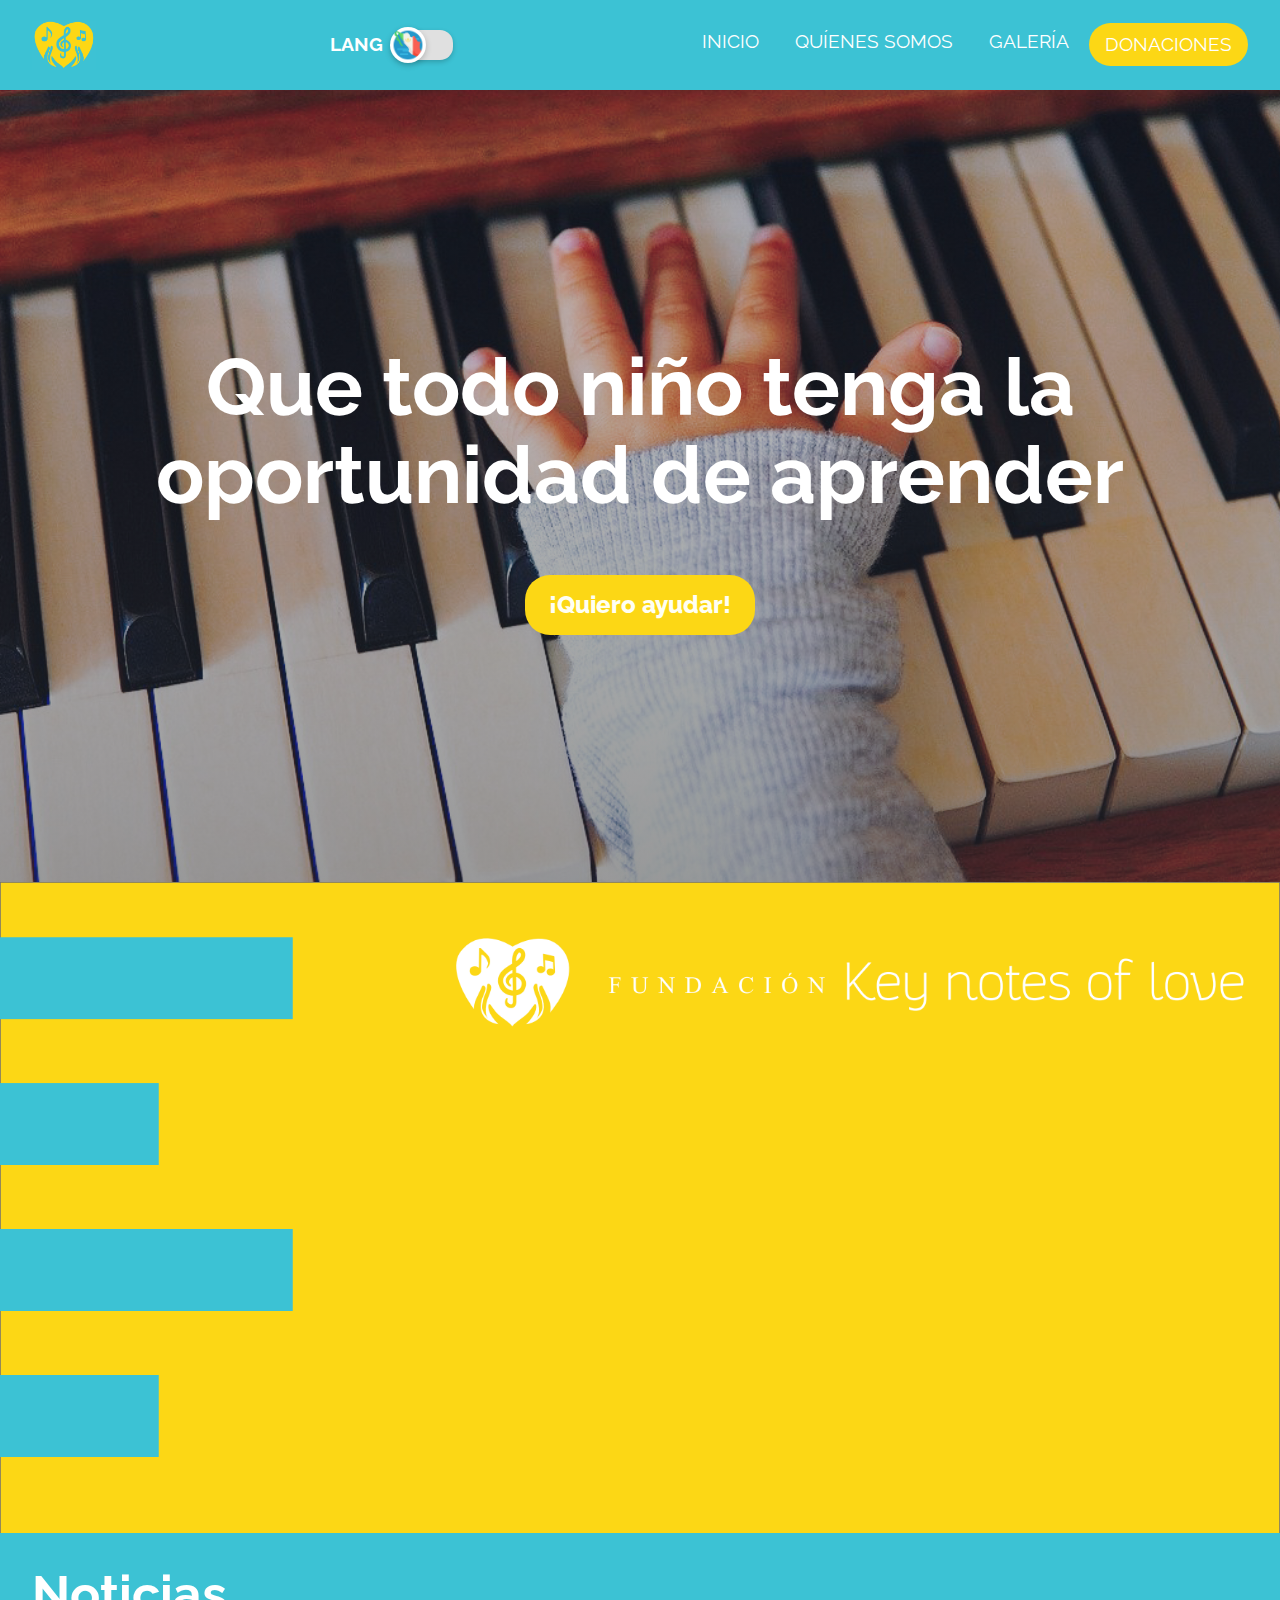
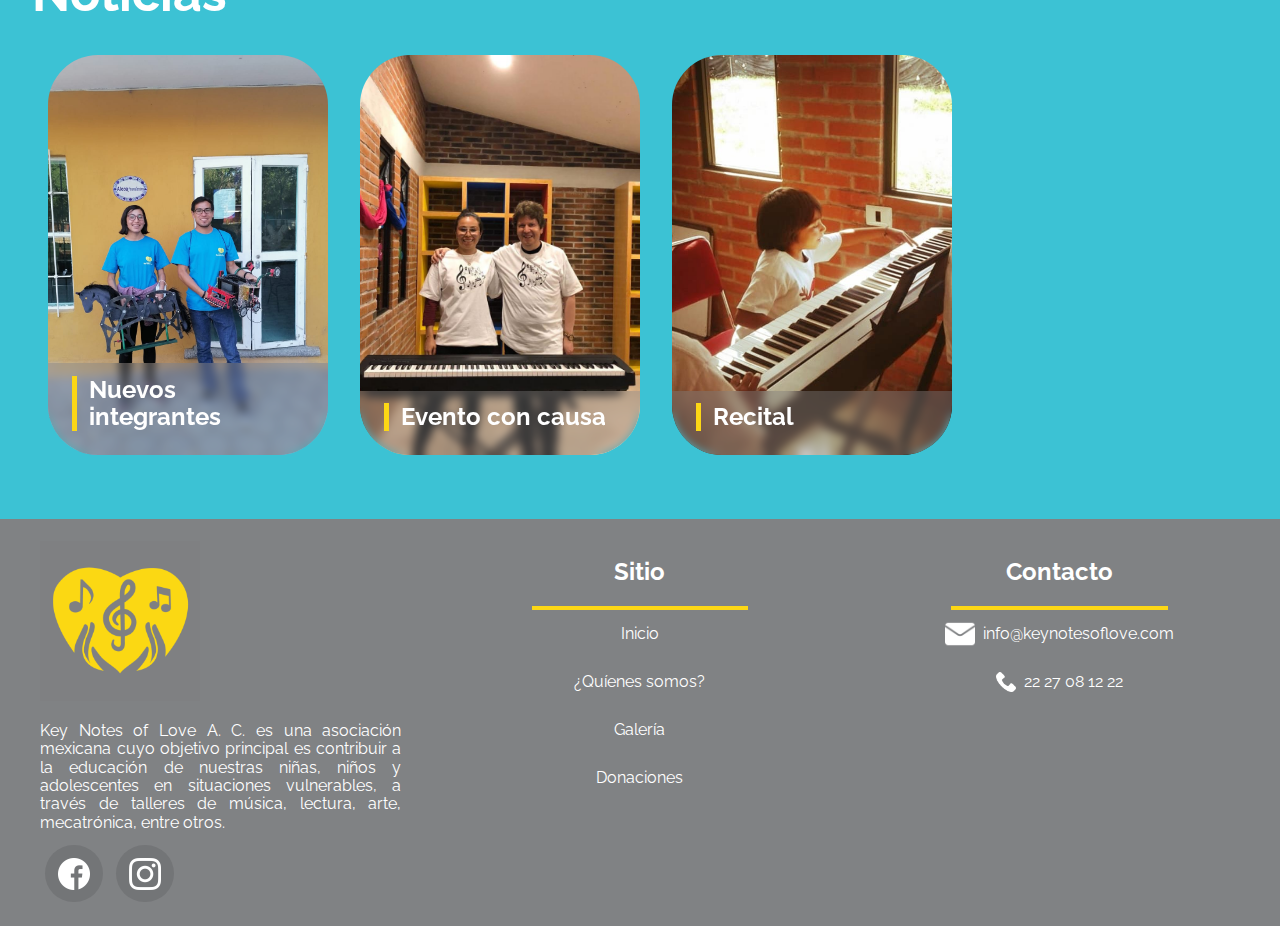
<file: index.html>
<!DOCTYPE html>
<html lang="es">
<head>
    <meta charset="UTF-8">
    <meta http-equiv="X-UA-Compatible" content="IE=edge">
    <meta name="viewport" content="width=device-width, initial-scale=1.0">
    <title>Keynotes of Love</title>
    <link rel="shortcut icon" href="icon/logo.png">
    <link rel="preconnect" href="https://fonts.gstatic.com">
    <link href="https://fonts.googleapis.com/css2?family=Raleway:wght@200;400;500;600;800&display=swap" rel="stylesheet">
    <link rel="stylesheet" href="css/normalize.css">
    <link rel="stylesheet" href="css/style.css">
</head>
<body>

    <header class="main-menu"> 
        <div class="main-menu__container">
            <a class="main-menu__alogo" href="#"><img class="main-menu__logo" src="img/logoAzul.PNG" alt=""></a>
            <div class="toggle-container">
                <h3>LANG</h3>
                <input type="checkbox" id="en" class="toggle translate">
            </div>
            <span class="main-menu__icon"><img id="main-menu__icon" src="icon/menuIcon.png" alt="menu"></span>
            <nav class="main-menu__nav">
                <ul>
                    <li><a class="main-menu__link lang" key="inicio-menu" href="#">INICIO</a></li>
                    <li><a class="main-menu__link lang" key="nosotros-menu" href="nosotros.html">QUÍENES SOMOS</a></li>
                    <li><a class="main-menu__link lang" key="galeria-menu" href="galeria.html">GALERÍA</a></li>
                    <li><a class="main-menu__link1 lang " id="main-menu__link--active" key="main-menu__link--active" href="donaciones.html">DONACIONES</a></li>
                </ul>
            </nav>
        </div>
    </header>
    
    <div class="banner">
        <div class="banner__container">
            <h1 class="banner__title lang" key="banner__titulo">Que todo niño tenga la <br> oportunidad de aprender</h1>
            <a class="banner__button lang" key="banner__button" href="donaciones.html">¡Quiero ayudar!</a>
        </div>
    </div>

    <!---->
    <div class="imagen">
        <div class="imagen__container">
            <img src="img/logoLetras.png" alt="">
            <div class="video__container"><iframe src="https://www.youtube.com/embed/VjtMb_EnnC8" title="YouTube video player" frameborder="0" allow="accelerometer; autoplay; clipboard-write; encrypted-media; gyroscope; picture-in-picture" allowfullscreen></iframe></div>
        </div>
    </div>

    
    <div class="noticias">
        <h1 class="keynotes__title lang" key="tituloNoticias">Noticias</h1>
        <div class="noticias__container">
            <!--================ INICIO Noticia 1 ================-->
            <!--Previsualización-->
            <div class="noticia">
                <img src="img/noticia1.jpg" alt="">
                <div>
                    <figcaption>
                        <h2 class="keynotes__subtitle lang" key="tituloNoticia1">Nuevos integrantes</h2>
                        <p class="lang" key="textoNoticia1">Estamos muy contentos de que más personas  que persiguen el mismo interés de la fundación.</p>
                    </figcaption>
                </div>
            </div>
            <!--Texto completo noticia-->
            <div class="modal modal-noticia1" id="modal-noticia1">
                
                <div class="modal__container">
                    <header>
                        <h2 class="lang" key="tituloNoticia1">Nuevos integrantes</h2>
                        <img class="modal__close" src="icon/close.png" alt="">
                    </header>
                    <div class="modal__text">
                        <p class="lang" key="noticiaCompleta1">Estamos muy contentos de que más personas  que persiguen el mismo interés de la fundación, se unan a nuestro proyecto. <br> Betsi e Ivan son dos jóvenes apasionados que buscan dejar una huella a través de Key Notes que impacten a muchos  niños y jóvenes en nuestra sociedad.</p>
                    </div>
                </div>
            </div>
            <!--================ FIN Noticia 1 ================-->

            <!--================ INICIO Noticia 2 ================-->
            <!--Previsualización-->
            <div class="noticia">
                <img src="img/noticia2.jpeg" alt="">
                <div>
                    <figcaption>
                        <h2 class="keynotes__subtitle lang" key="tituloNoticia2">Evento con causa</h2>
                        <p class="lang" key="textoNoticia2">Estamos muy emocionados de compartir con ustedes nuestro primer evento con causa</p>
                    </figcaption>
                </div>
            </div>
            <!--Texto completo noticia-->
            <div class="modal modal-noticia2" id="modal-noticia2">
                
                <div class="modal__container">
                    <header>
                        <h2 class="lang" key="tituloNoticia2">Evento con causa</h2>
                        <img class="modal__close" src="icon/close.png" alt="">
                    </header>
                    <div class="modal__text">
                        <p class="lang" key="noticiaCompleta2">Estamos muy emocionados de compartir con ustedes nuestro primer evento con causa, en el que tendremos la oportunidad de escuchar a un gran artista como lo es Omar Granados, con el fin de recaudar fondos para poder seguir impartiendo talleres en más instituciones.</p>
                    </div>
                </div>
            </div>
            <!--================ FIN Noticia 2 ================-->

            <!--================ INICIO Noticia 3 ================-->
            <!--Previsualización-->
            <div class="noticia">
                <img src="img/noticia3.jpeg" alt="">
                <div>
                    <figcaption>
                         <!--Cambiar titulo de notica y texto en previsualización-->
                         <h2 class="lang" key="tituloNoticia3">Recital</h2>
                        <p class="lang" key="textoNoticia3">Tenemos nuestro recital de navidad con las pequeñas de IPODERAC Atlixco</p>
                    </figcaption>
                </div>
            </div>
            <!--Texto completo noticia-->
            <div class="modal modal-noticia2" id="modal-noticia3">     
                <div class="modal__container">
                    <header>
                        <h2 class="lang" key="tituloNoticia3">Recital</h2>
                        <img class="modal__close" src="icon/close.png" alt="">
                    </header>
                    <div class="modal__text">
                        <p class="lang" key="noticiaCompleta3">Como cada año desde el inicio de nuestro proyecto, tenemos nuestro recital de navidad con las pequeñas de IPODERAC Atlixco, lo cual nos tiene muy emocionados, ya que las niñas se han seguido preparando para desarrollar más sus habilidades en el piano.</p>
                    </div>
                </div>
            </div>
            <!--================ FIN Noticia 3 ================-->

            <!--================ INICIO Noticia 4 ================-->
            
            <!--================ FIN Noticia 4 ================-->
        </div>
    </div>

    <footer class="footer">
        <div class="footer__content">
            <div class="footer__box">
                <a class="footer__alogo" href=""><img class="footer__logo" src="icon/logo.png" alt=""></a>
                <div class="footer__box-content">
                    <p class="footer__text lang" key="textoFooter">Key Notes of Love A. C. es una asociación mexicana cuyo objetivo principal es contribuir a la educación de nuestras niñas, niños y adolescentes en situaciones vulnerables, a través de talleres de música, lectura, arte, mecatrónica, entre otros.</p>
                    <div class="footer__social">
                        <a class="footer__icon-back face" href="https://www.facebook.com/keynotesoflove"><img class="footer__icon" src="icon/facebook.png" alt=""></a>
                        <a class="footer__icon-back insta" href="https://www.instagram.com/keynotesoflove/"><img class="footer__icon" src="icon/instagram.png" alt=""></a>
                    </div>
                </div>
            </div>

            <div class="footer__box">
                <h2 class="footer__box-title lang" key="tituloLinksFooter">Sitio</h2>
                <div class="footer__line"></div>
                <div class="footer__box-content">
                    <a href="index.html" class="footer__box-link lang" key="inicioFooter">Inicio</a>    
                    <a href="nosotros.html" class="footer__box-link lang" key="nosotrosFooter">¿Quíenes somos?</a>
                    <a href="galeria.html" class="footer__box-link lang" key="galeriaFooter">Galería</a>
                    <a href="donaciones.html" class="footer__box-link lang" key="donacionesFooter">Donaciones</a>
                </div>
            </div>

            <div class="footer__box" id="contact">
                <h2 class="footer__box-title lang" key="tituloContacto">Contacto</h2>
                <div class="footer__line"></div>
                <div class="footer__box-content">
                    <div class="footer__contact">
                        <img class="icon__mail" src="icon/email.png" alt="">
                        <p class="footer__contact-info">info@keynotesoflove.com</p>
                    </div>
                    <div class="footer__contact">
                        <img class="icon__phone" src="icon/phone.png" alt="">
                        <p class="footer__contact-info">22 27 08 12 22</p>
                    </div>
                </div>
            </div>
        </div>
        
        
    </footer>

    <script src="js/script.js"></script>
    <script src="js/jquery-3.6.0.min.js"></script>
    <script src="js/language.js"></script>
    <script src="js/noticias.js"></script>
</body>
</html>
</file>
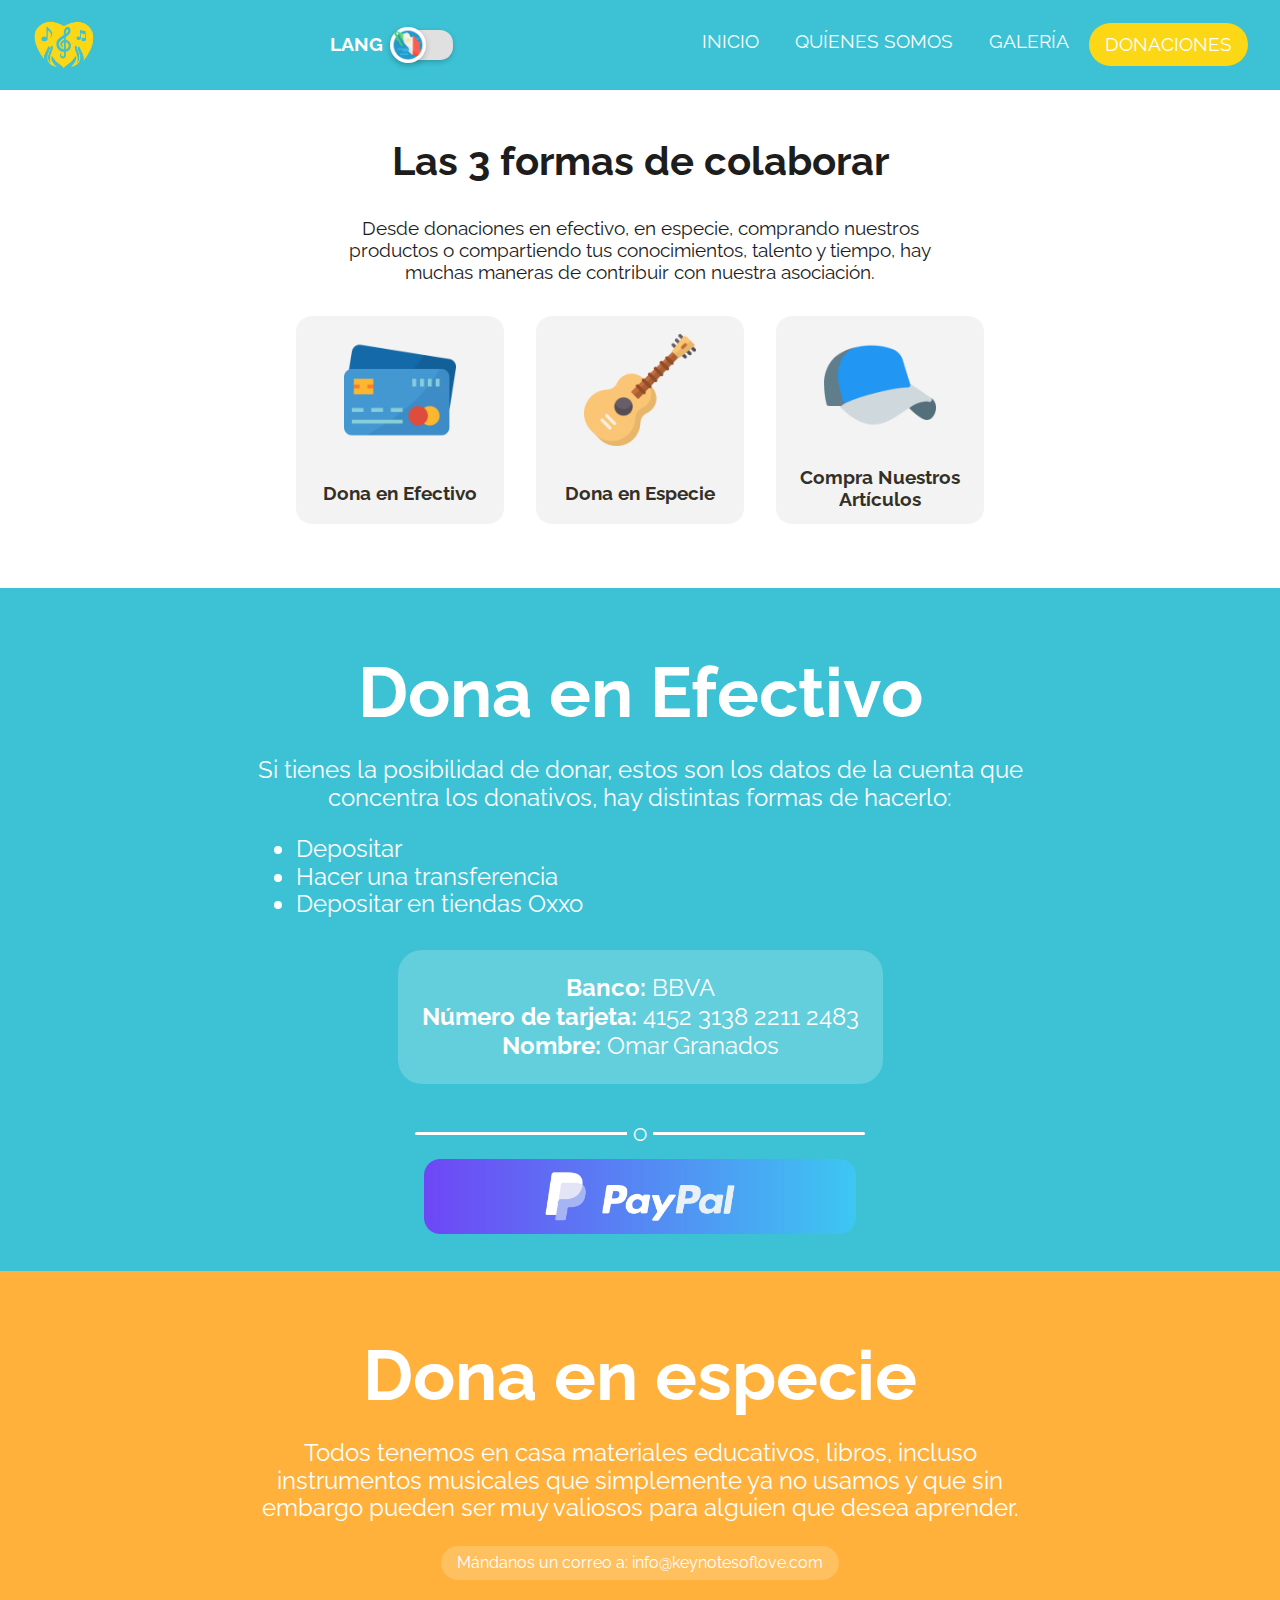
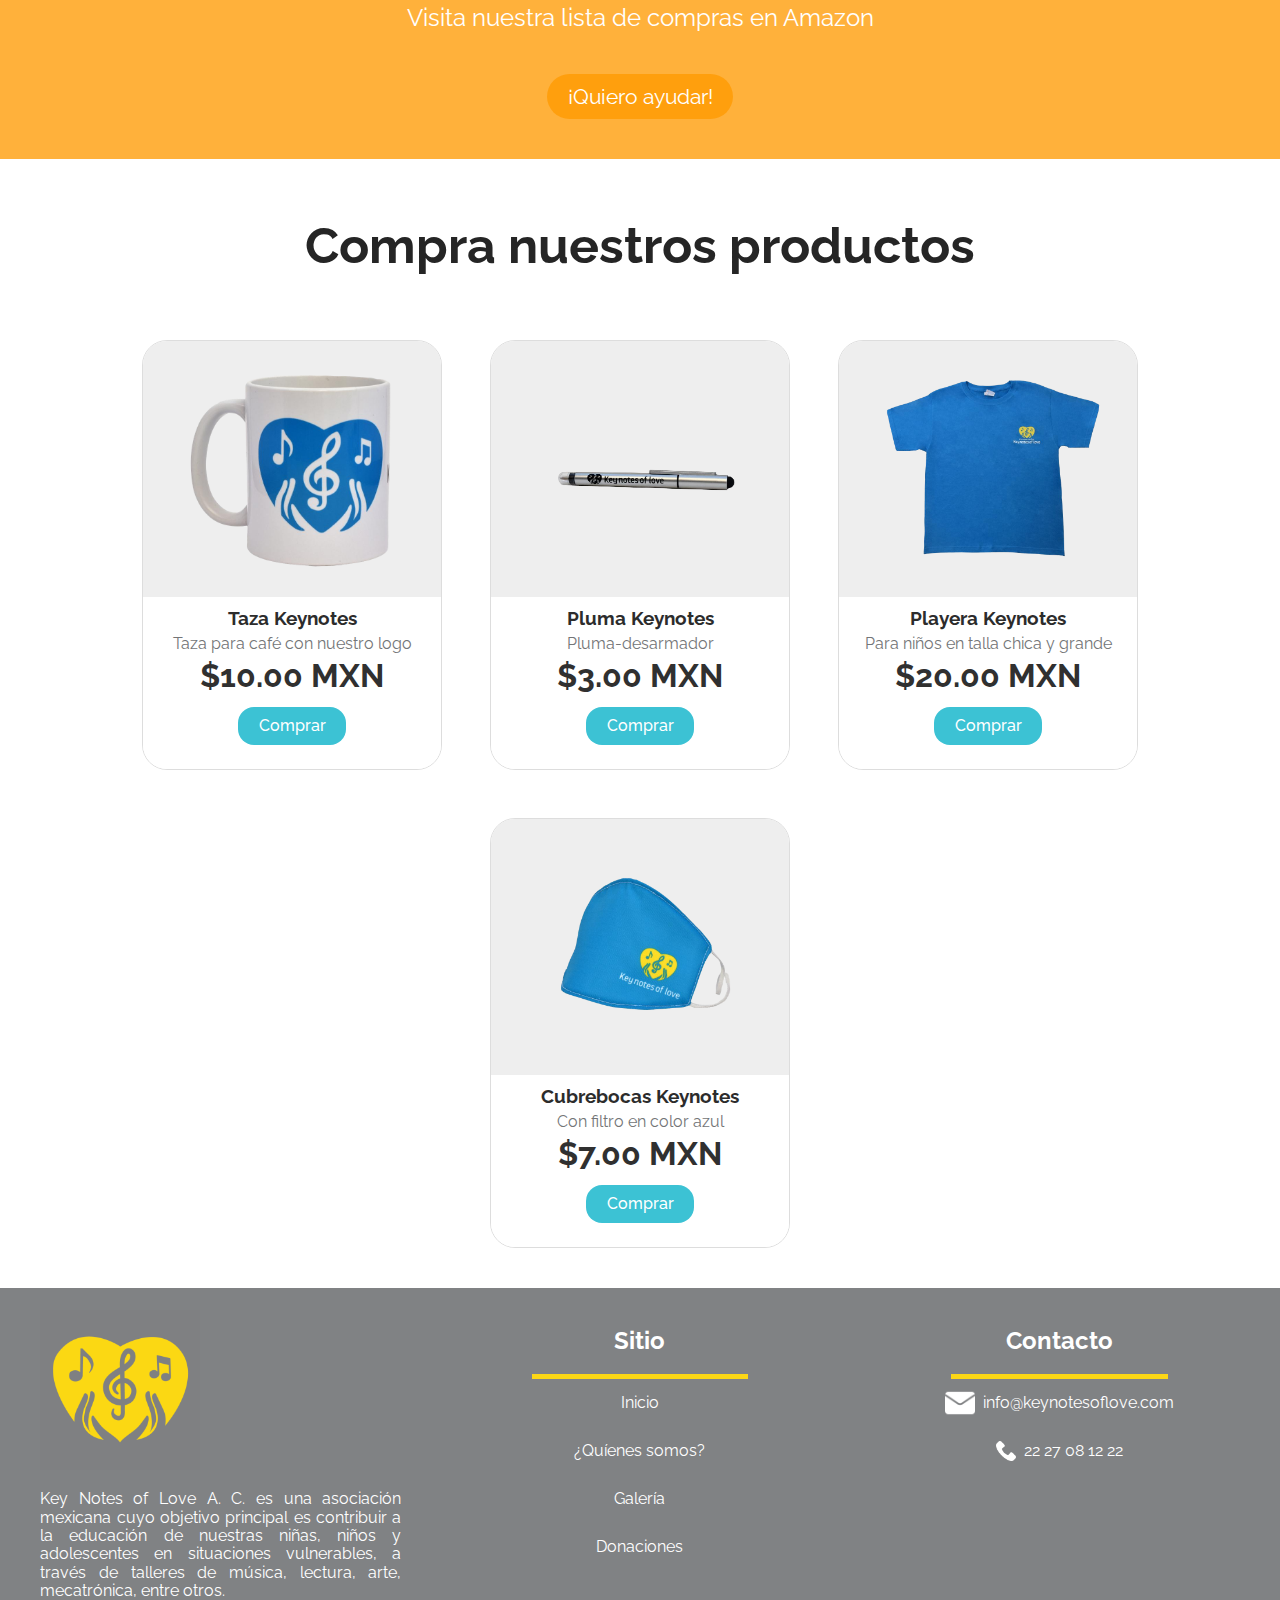
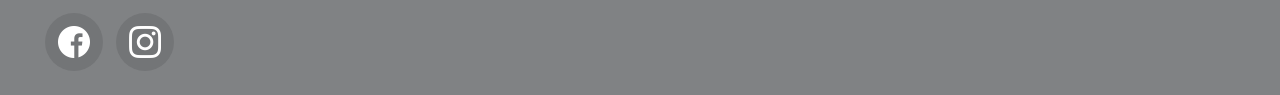
<file: donaciones.html>
<!DOCTYPE html>
<html lang="en">
<head>
    <meta charset="UTF-8">
    <meta http-equiv="X-UA-Compatible" content="IE=edge">
    <meta name="viewport" content="width=device-width, initial-scale=1.0">
    <title>Donaciones</title>
    <link rel="shortcut icon" href="icon/logo.png">
    <link rel="preconnect" href="https://fonts.gstatic.com">
    <link href="https://fonts.googleapis.com/css2?family=Raleway:wght@200;400;500;600;800&display=swap" rel="stylesheet">
    <link rel="stylesheet" href="css/normalize.css">
    <link rel="stylesheet" href="css/style.css">
</head>
<body>
    
    <header class="main-menu"> 
        <div class="main-menu__container">
            <a class="main-menu__alogo" href="#"><img class="main-menu__logo" src="img/logoAzul.PNG" alt=""></a>
            <div class="toggle-container">
                <h3>LANG</h3>
                <input type="checkbox" id="en" class="toggle translate">
            </div>
            <span class="main-menu__icon"><img id="main-menu__icon" src="icon/menuIcon.png" alt="menu"></span>
            <nav class="main-menu__nav">
                <ul>
                    <li><a class="main-menu__link lang" key="inicio-menu" href="index.html">INICIO</a></li>
                    <li><a class="main-menu__link lang" key="nosotros-menu" href="nosotros.html">QUÍENES SOMOS</a></li>
                    <li><a class="main-menu__link lang" key="galeria-menu" href="galeria.html">GALERÍA</a></li>
                    <li><a class="main-menu__link1 lang" id="main-menu__link--active" key="main-menu__link--active" href="#">DONACIONES</a></li>
                </ul>
            </nav>
        </div>
    </header>
    <div class="toggle-container">
        <h3>LANG</h3>
        <input type="checkbox" id="en" class="toggle translate">
    </div>

    <div class="colabora" id="colabora">
        <h2 class="keynotes__title lang" key="tituloDonaciones">Las 3 formas de colaborar</h2>
        <p class="keynotes__text lang" key="donacionesTextoGeneral">Desde donaciones en efectivo, en especie, comprando nuestros productos o compartiendo tus conocimientos, talento y tiempo, hay muchas maneras de contribuir con nuestra asociación.</p>
        <div class="colabora__container">
            <a href="#donacion">
                <div class="colabora__forma">
                    <img src="img/card.png" alt="">
                    <h3 class="colabora__forma-title lang" key="linkEfectivo">Dona en Efectivo</h3>
                </div>
            </a>
            <a href="#donacionEspecie">
                <div class="colabora__forma">
                    <img class="guitar" src="img/guitar.png" alt="">
                    <h3 class="colabora__forma-title lang" key="linkEspecie">Dona en Especie</h3>
                </div>
            </a>
            <a href="#donacionCompra">
                <div class="colabora__forma">
                    <img src="img/cap.png" alt="">
                    <h3 class="colabora__forma-title lang" key="linkProductos">Compra Nuestros Artículos</h3>
                </div>
            </a>
        </div>
    </div>

    <div id="donacion"></div>
    <div class="colabora-efectivo" id="efectivo">
        <div class="colabora-efectivo__container">
            <h3 class="colabora-efectivo__title lang" key="linkEfectivo">Dona en Efectivo</h3>
            <p class="colabora-efectivo__text lang" key="colabora-efectivo__text">Si tienes la posibilidad de donar, estos son los datos de la cuenta que concentra los donativos, hay distintas formas de hacerlo:</p>
            <ul class="colabora-efectivo__list">
                <li class="lang" key="deposito">Depositar</li>
                <li class="lang" key="transferencia">Hacer una transferencia</li>
                <li class="lang" key="depositoOxxo">Depositar en tiendas Oxxo</li>
            </ul>
        </div>

        <div class="colabora-efectivo__cuenta">
            <ul>
                <li><strong class="lang" key="colabora-efectivo__banco">Banco: </strong>BBVA</li>
                <li><strong class="lang" key="colabora-efectivo__tarjeta">Número de tarjeta: </strong>4152 3138 2211 2483</li>
                <li><strong class="lang" key="colabora-efectivo__nombre">Nombre: </strong>Omar Granados</li>
            </ul>
        </div>
        <div class="donation__division"><p>O</p></div>
        <a href="https://www.paypal.com/paypalme/omargranados1" target="_blank" class="paypalButton__container">
            <img type="image" class="paypalButton" src="icon/paypalButton.png" border="0" name="submit" title="Colabora con nosotros con Paypal!" alt="Donate with PayPal button" />
        </a>
   </div>

   <div id="donacionEspecie"></div>
   <div class="colabora-efectivo instrumentos" id="efectivo">
    <div class="colabora-efectivo__container">
        <h3 class="colabora-efectivo__title lang" key="linkEspecie">Dona en especie</h3>
        <p class="colabora-efectivo__text lang" key="textoEspecie1">Todos tenemos en casa materiales educativos, libros, incluso instrumentos musicales que simplemente ya no usamos y que sin embargo pueden ser muy valiosos para alguien que desea aprender.</p>
        <p class="colabora-efectivo__link lang" key="textoEspecie2">Mándanos un correo a: <span>info@keynotesoflove.com</span></p> <br>
        <p class="colabora-efectivo__text lang" key="textoEspecie3">Visita nuestra lista de compras en Amazon</p>
        <br>
        <p class="colabora-efectivo__boton lang" key="textoEspecie4"><a href="https://www.amazon.com/hz/wishlist/ls/3Q4QYID75LIL7?ref_=wl_share">¡Quiero ayudar!</a></p>
    </div>
</div>
    <div id="donacionCompra"></div>
    <div class="colabora-productos">
        <h2 class="keynotes__title lang" key="linkProductos">Compra nuestros productos</h2>

        <div class="colabora-productos__container">
            <div class="colabora-producto">
                <div class="producto__container">
                    <div  class="producto__img">
                        <img src="img/Tasa.png" alt="">  
                    </div>
                    
                    <div class="colabora-producto__info">
                        <h3 class="lang" key="producto__taza">Taza Keynotes</h3>
                        <p class="lang" key="producto__taza-descripcion">Taza para café con nuestro logo</p>    
                        <span>$10.00 MXN</span>
                        <div class="colabora-producto__button">
                            <a class="lang" key="producto__boton-compra" href="https://www.facebook.com/commerce/products/coffee-mug/4737241313013761?rt=54&referral_code=shops_pdp_share&marketplace_referral_story_type=shop_pdp_share_deep_link">Comprar</a>
                        </div>
                    </div>
                </div>
            </div>

            <div class="colabora-producto">
                <div class="producto__container">
                    <div  class="producto__img">
                        <img src="img/pluma.png" alt="">
                    </div>
                    <div class="colabora-producto__info">
                        <h3 class="lang" key="producto__pluma">Pluma Keynotes</h3>
                        <p class="lang" key="producto__pluma-descripcion">Pluma-desarmador</p>    
                        <span>$3.00 MXN</span>
                        <div class="colabora-producto__button">
                            <a class="lang" key="producto__boton-compra" href="https://www.facebook.com/commerce/products/pen-with-screwdriver/3108849849220079/?ref=mini_shop_product_details&referral_code=shops_pdp_share">Comprar</a>
                        </div>
                    </div>
                </div>
            </div>

            <div class="colabora-producto">
                <div class="producto__container">
                    <div  class="producto__img">
                        <img src="img/playera.png" alt="">
                    </div>
                    <div class="colabora-producto__info">
                        <h3 class="lang" key="producto__playera">Playera Keynotes</h3>
                        <p class="lang" key="producto__playera-descripcion">Para niños en talla chica y grande</p>    
                        <span>$20.00 MXN</span>
                        <div class="colabora-producto__button">
                            <a class="lang" key="producto__boton-compra" href="https://www.facebook.com/commerce/products/shirt-small-size/3234058850053988?ref=mini_shop_product_details&referral_code=shops_pdp_share">Comprar</a>
                        </div>
                    </div>
                </div>
            </div>

            <div class="colabora-producto">
                <div class="producto__container">
                    <div  class="producto__img">
                        <img src="img/tapabocas.png" alt="">
                    </div>
                    <div class="colabora-producto__info">
                        <h3 class="lang" key="producto__cubrebocas">Cubrebocas Keynotes</h3>
                        <p class="lang" key="producto__cubrebocas-descripcion">Con filtro en color azul</p>    
                        <span>$7.00 MXN</span>
                        <div class="colabora-producto__button">
                            <a class="lang" key="producto__boton-compra" href="https://www.facebook.com/commerce/products/filter-mask/3708097425917185?ref=mini_shop_product_details&referral_code=shops_pdp_share">Comprar</a>
                        </div>
                    </div>
                </div>
            </div>

        </div>
    </div>

    <footer class="footer">
        <div class="footer__content">
            <div class="footer__box">
                <a class="footer__alogo" href=""><img class="footer__logo" src="icon/logo.png" alt=""></a>
                <div class="footer__box-content">
                    <p class="footer__text lang" key="textoFooter">Key Notes of Love A. C. es una asociación mexicana cuyo objetivo principal es contribuir a la educación de nuestras niñas, niños y adolescentes en situaciones vulnerables, a través de talleres de música, lectura, arte, mecatrónica, entre otros.</p>
                    <div class="footer__social">
                        <a class="footer__icon-back face" href="https://www.facebook.com/keynotesoflove"><img class="footer__icon" src="icon/facebook.png" alt=""></a>
                        <a class="footer__icon-back insta" href="https://www.instagram.com/keynotesoflove/"><img class="footer__icon" src="icon/instagram.png" alt=""></a>
                    </div>
                </div>
            </div>

            <div class="footer__box">
                <h2 class="footer__box-title lang" key="tituloLinksFooter">Sitio</h2>
                <div class="footer__line"></div>
                <div class="footer__box-content">
                    <a href="index.html" class="footer__box-link lang" key="inicioFooter">Inicio</a>    
                    <a href="nosotros.html" class="footer__box-link lang" key="nosotrosFooter">¿Quíenes somos?</a>
                    <a href="galeria.html" class="footer__box-link lang" key="galeriaFooter">Galería</a>
                    <a href="donaciones.html" class="footer__box-link lang" key="donacionesFooter">Donaciones</a>
                </div>
            </div>

            <div class="footer__box" id="contact">
                <h2 class="footer__box-title lang" key="tituloContacto">Contacto</h2>
                <div class="footer__line"></div>
                <div class="footer__box-content">
                    <div class="footer__contact">
                        <img class="icon__mail" src="icon/email.png" alt="">
                        <p class="footer__contact-info">info@keynotesoflove.com</p>
                    </div>
                    <div class="footer__contact">
                        <img class="icon__phone" src="icon/phone.png" alt="">
                        <p class="footer__contact-info">22 27 08 12 22</p>
                    </div>
                </div>
            </div>
        </div>
        
        
    </footer>
    <script src="js/script.js"></script>
    <script src="js/jquery-3.6.0.min.js"></script>
    <script src="js/language.js"></script>
</body>
</html>
</file>
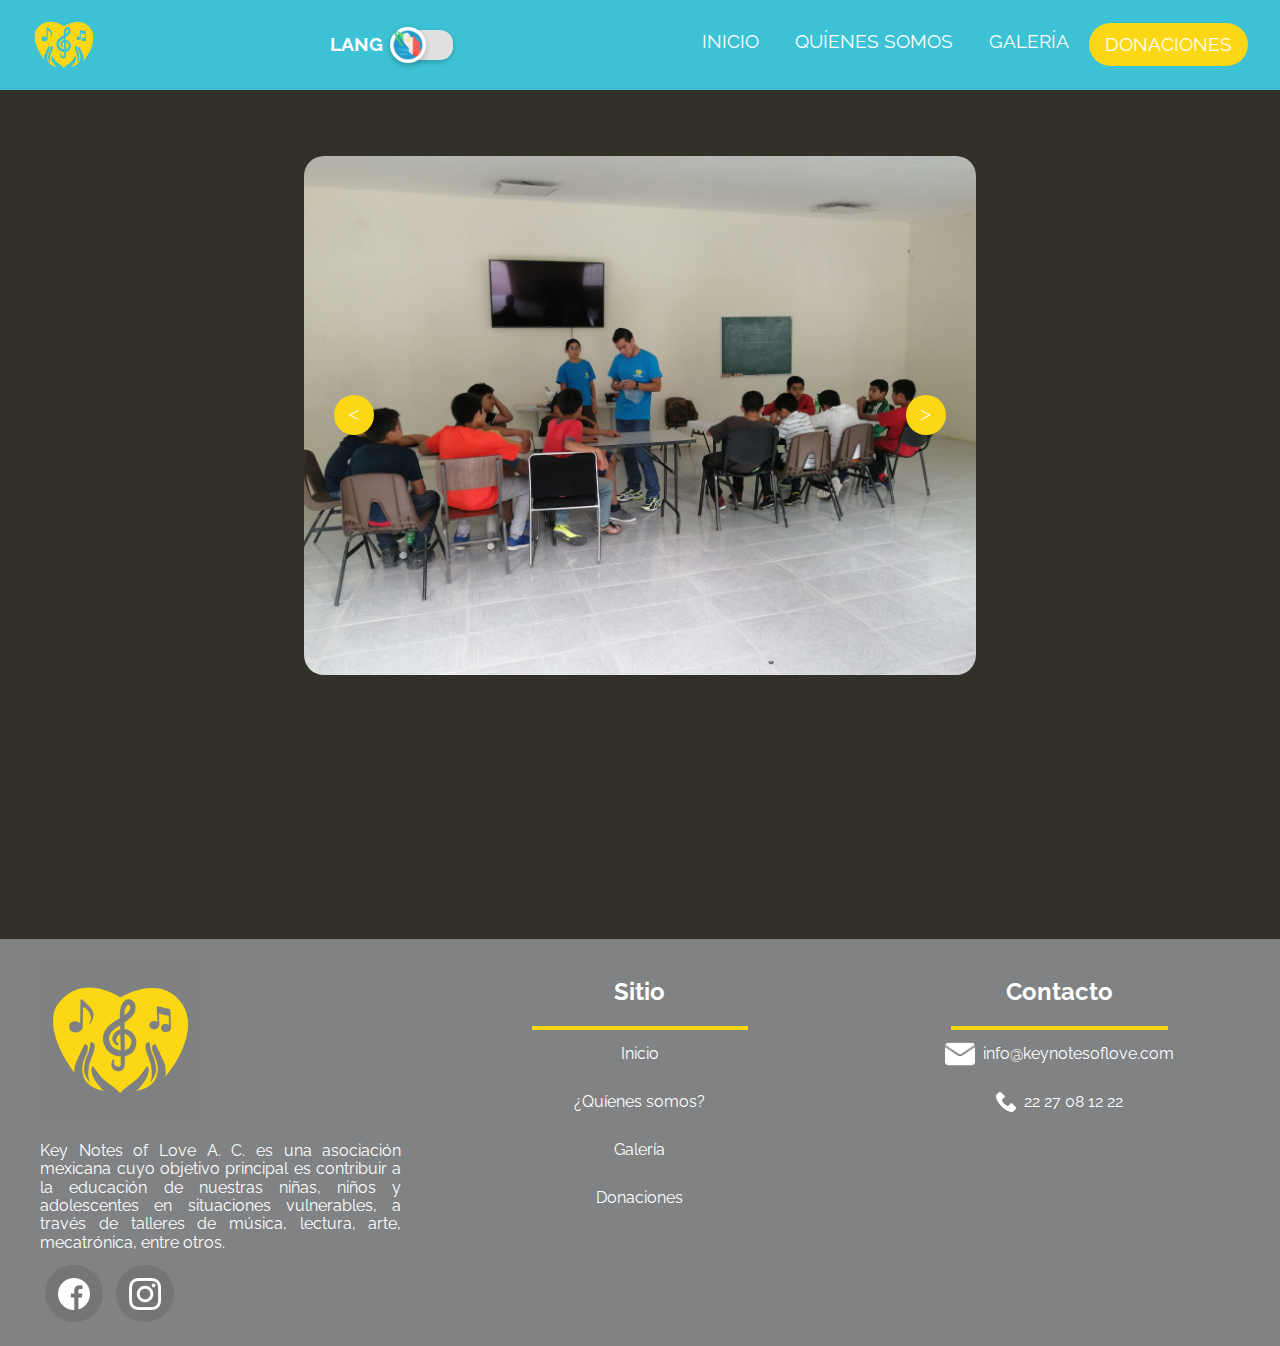
<file: galeria.html>
<!DOCTYPE html>
<html lang="en">
<head>
    <meta charset="UTF-8">
    <meta http-equiv="X-UA-Compatible" content="IE=edge">
    <meta name="viewport" content="width=device-width, initial-scale=1.0">
    <title>Galería</title>
    <link rel="shortcut icon" href="icon/logo.png">
    <link rel="preconnect" href="https://fonts.gstatic.com">
    <link href="https://fonts.googleapis.com/css2?family=Raleway:wght@200;400;500;600;800&display=swap" rel="stylesheet">
    <link rel="stylesheet" href="css/normalize.css">
    <link rel="stylesheet" href="css/style.css">
</head>
<body>
    <header class="main-menu"> 
        <div class="main-menu__container">
            <a class="main-menu__alogo" href="#"><img class="main-menu__logo" src="img/logoAzul.PNG" alt=""></a>
            <div class="toggle-container">
                <h3>LANG</h3>
                <input type="checkbox" id="en" class="toggle translate">
            </div>
            <span class="main-menu__icon"><img id="main-menu__icon" src="icon/menuIcon.png" alt="menu"></span>
            <nav class="main-menu__nav">
                <ul>
                    <li><a class="main-menu__link lang" key="inicio-menu" href="index.html">INICIO</a></li>
                    <li><a class="main-menu__link lang" key="nosotros-menu" href="nosotros.html">QUÍENES SOMOS</a></li>
                    <li><a class="main-menu__link lang" key="galeria-menu" href="#">GALERÍA</a></li>
                    <li><a class="main-menu__link1 lang" id="main-menu__link--active" key="main-menu__link--active" href="donaciones.html">DONACIONES</a></li>
                </ul>
            </nav>
        </div>
    </header>
    <div class="toggle-container">
        <h3>LANG</h3>
        <input type="checkbox" id="en" class="toggle translate">
    </div>
    <section class="gallery" id="gallery">
        <div class="gallery__container">
            <div class="gallery__imgs">
                <div  class="gallery__img active">
                   <img src="img/img1.jpg" alt="">
                </div>
                <div  class="gallery__img">
                    <img src="img/img2.jpg" alt="">
                 </div>
                 <div  class="gallery__img">
                    <img src="img/img3.jpg" alt="">
                 </div>
                 <div  class="gallery__img">
                    <img src="img/img4.jpg" alt="">
                 </div>
                 <div  class="gallery__img">
                    <img src="img/img5.jpg" alt="">
                 </div>
                 <div  class="gallery__img">
                    <img src="img/img6.jpg" alt="">
                 </div>
                 <div  class="gallery__img">
                    <img src="img/img7.jpg" alt="">
                 </div>
                 <div  class="gallery__img">
                    <img src="img/img8.jpg" alt="">
                 </div>
            </div>
              <!-- slider controls -->
                <div class="gallery__back"><</div>
                <div class="gallery__next">></div>
              <!-- slider controls -->
         </div>
    </section>
    <footer class="footer">
        <div class="footer__content">
            <div class="footer__box">
                <a class="footer__alogo" href=""><img class="footer__logo" src="icon/logo.png" alt=""></a>
                <div class="footer__box-content">
                    <p class="footer__text lang" key="textoFooter">Key Notes of Love A. C. es una asociación mexicana cuyo objetivo principal es contribuir a la educación de nuestras niñas, niños y adolescentes en situaciones vulnerables, a través de talleres de música, lectura, arte, mecatrónica, entre otros.</p>
                    <div class="footer__social">
                        <a class="footer__icon-back face" href="https://www.facebook.com/keynotesoflove"><img class="footer__icon" src="icon/facebook.png" alt=""></a>
                        <a class="footer__icon-back insta" href="https://www.instagram.com/keynotesoflove/"><img class="footer__icon" src="icon/instagram.png" alt=""></a>
                    </div>
                </div>
            </div>

            <div class="footer__box">
                <h2 class="footer__box-title lang" key="tituloLinksFooter">Sitio</h2>
                <div class="footer__line"></div>
                <div class="footer__box-content">
                    <a href="index.html" class="footer__box-link lang" key="inicioFooter">Inicio</a>    
                    <a href="nosotros.html" class="footer__box-link lang" key="nosotrosFooter">¿Quíenes somos?</a>
                    <a href="galeria.html" class="footer__box-link lang" key="galeriaFooter">Galería</a>
                    <a href="donaciones.html" class="footer__box-link lang" key="donacionesFooter">Donaciones</a>
                </div>
            </div>

            <div class="footer__box" id="contact">
                <h2 class="footer__box-title lang" key="tituloContacto">Contacto</h2>
                <div class="footer__line"></div>
                <div class="footer__box-content">
                    <div class="footer__contact">
                        <img class="icon__mail" src="icon/email.png" alt="">
                        <p class="footer__contact-info">info@keynotesoflove.com</p>
                    </div>
                    <div class="footer__contact">
                        <img class="icon__phone" src="icon/phone.png" alt="">
                        <p class="footer__contact-info">22 27 08 12 22</p>
                    </div>
                </div>
            </div>
        </div>
        
        
    </footer>
    <script src="js/script.js"></script>
    <script src="js/scriptGaleria.js"></script>
    <script src="js/jquery-3.6.0.min.js"></script>
    <script src="js/language.js"></script>
</body>
</html>
</file>
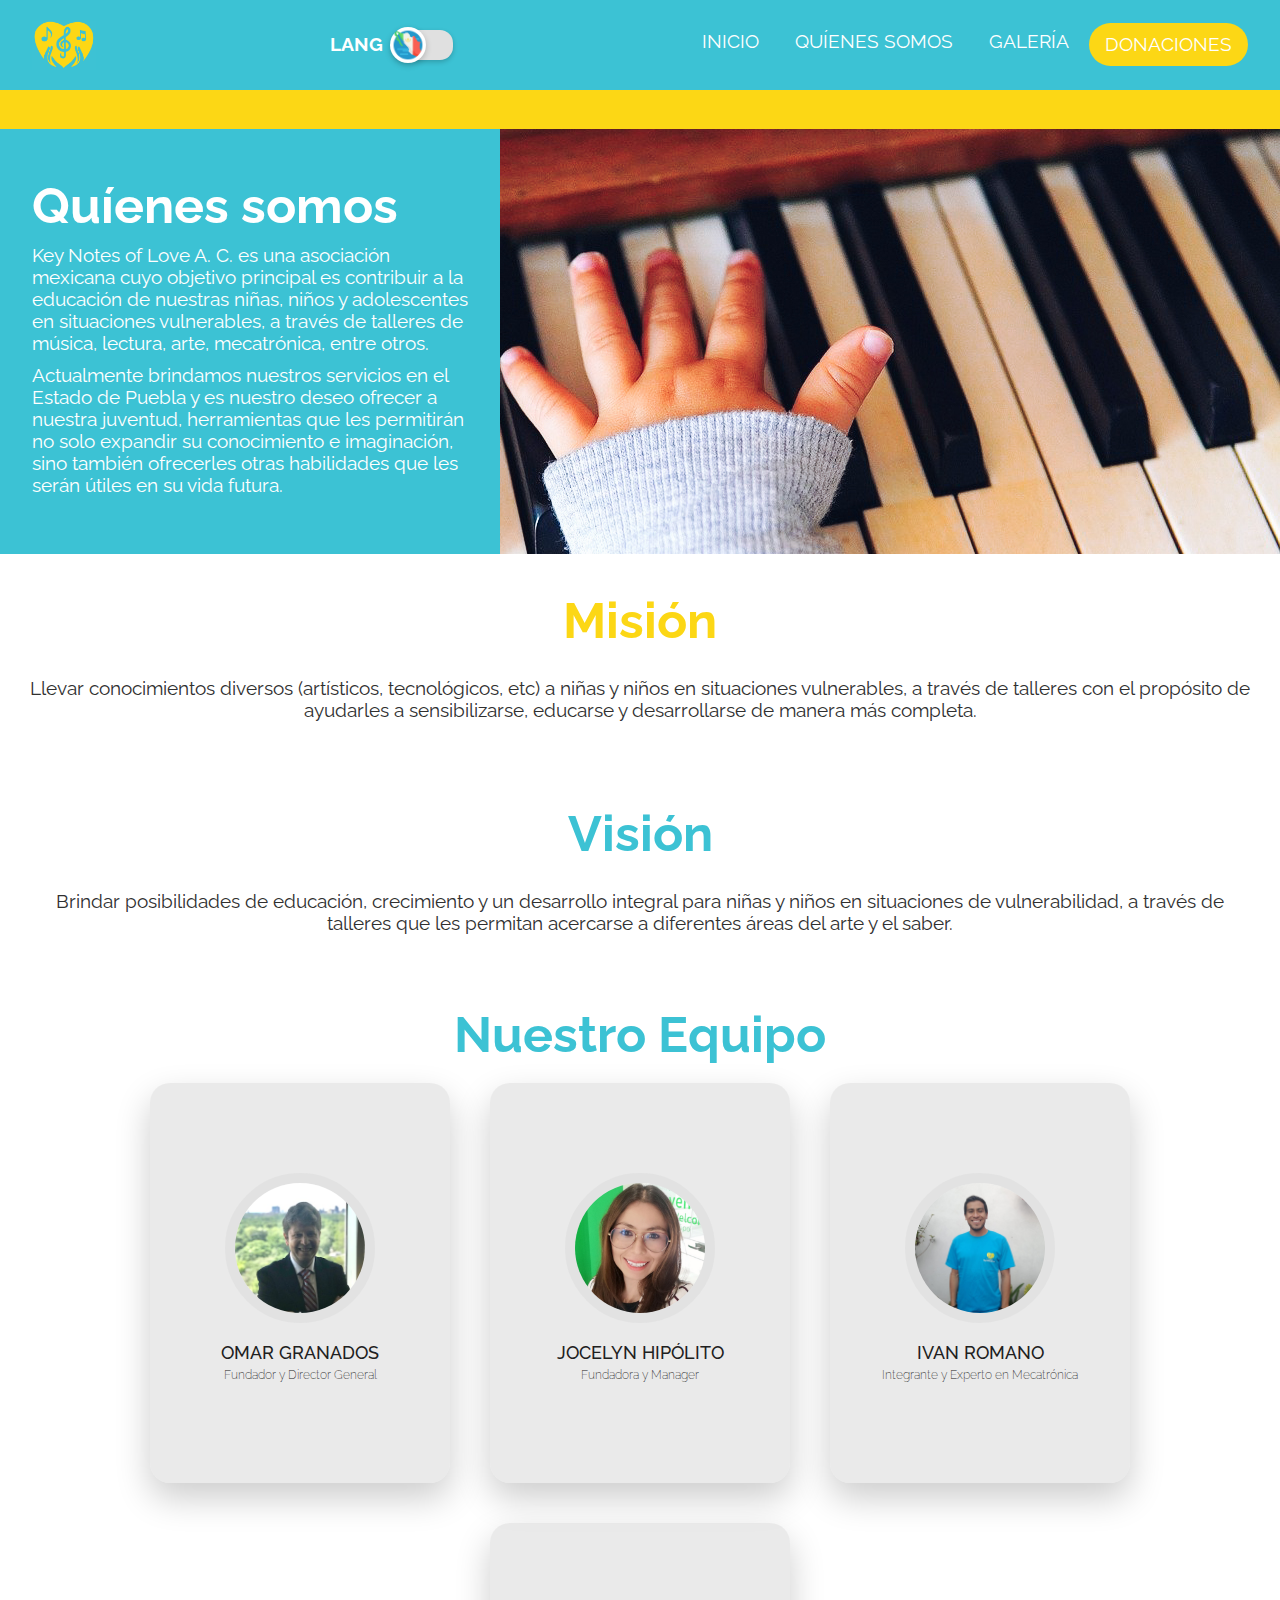
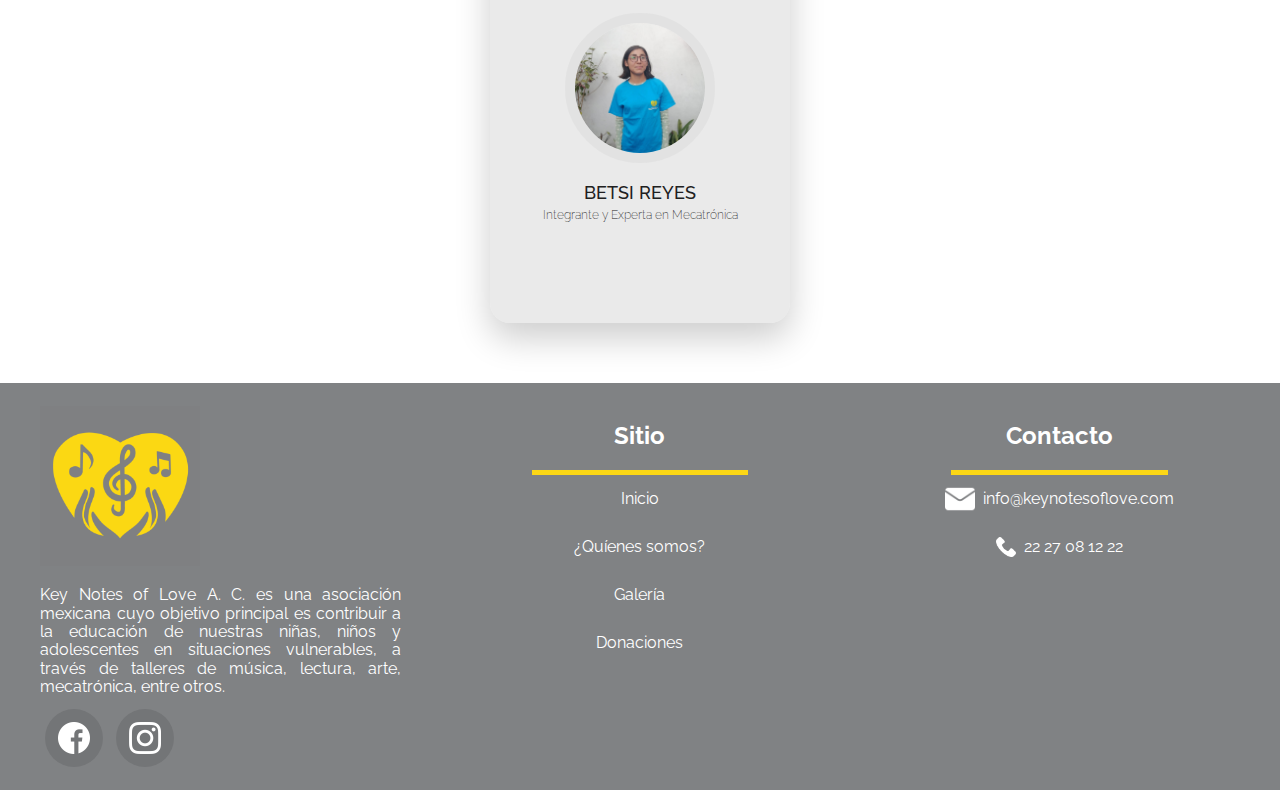
<file: nosotros.html>
<!DOCTYPE html>
<html lang="es">
<head>
    <meta charset="UTF-8">
    <meta http-equiv="X-UA-Compatible" content="IE=edge">
    <meta name="viewport" content="width=device-width, initial-scale=1.0">
    <title>Nosotros</title>
    <link rel="shortcut icon" href="icon/logo.png">
    <link rel="preconnect" href="https://fonts.gstatic.com">
    <link href="https://fonts.googleapis.com/css2?family=Raleway:wght@200;400;500;600;800&display=swap" rel="stylesheet">
    <link rel="stylesheet" href="css/normalize.css">
    <link rel="stylesheet" href="css/style.css">
</head>
<body>
    <header class="main-menu"> 
        <div class="main-menu__container">
            <a class="main-menu__alogo" href="#"><img class="main-menu__logo" src="img/logoAzul.PNG" alt=""></a>
            <div class="toggle-container">
                <h3>LANG</h3>
                <input type="checkbox" id="en" class="toggle translate">
            </div>
            <span class="main-menu__icon"><img id="main-menu__icon" src="icon/menuIcon.png" alt="menu"></span>
            <nav class="main-menu__nav">
                <ul>
                    <li><a class="main-menu__link lang" key="inicio-menu" href="index.html">INICIO</a></li>
                    <li><a class="main-menu__link lang" key="nosotros-menu" href="#">QUÍENES SOMOS</a></li>
                    <li><a class="main-menu__link lang" key="galeria-menu" href="galeria.html">GALERÍA</a></li>
                    <li><a class="main-menu__link1 lang" id="main-menu__link--active" key="main-menu__link--active" href="donaciones.html">DONACIONES</a></li>
                </ul>
            </nav>
        </div>
    </header>
    <div class="header__line"></div>
    <div class="toggle-container">
        <h3>LANG</h3>
        <input type="checkbox" id="en" class="toggle translate">
    </div>
    <div class="nosotros">
        <div class="nosotros__qs">
            <div>
                <h1 class="keynotes__title lang" key="nosotrosTitulo">Quíenes somos</h1>
                <p class="keynotes__text lang" key="nosotrosTexto1">Key Notes of Love A. C. es una asociación mexicana cuyo objetivo principal es contribuir a la educación de nuestras niñas, niños y adolescentes en situaciones vulnerables, a través de talleres de música, lectura, arte, mecatrónica, entre otros.</p>
                <p class="keynotes__text lang" key="nosotrosTexto2">Actualmente brindamos nuestros servicios en el Estado de Puebla y es nuestro deseo ofrecer a nuestra juventud, herramientas que les permitirán no solo expandir su conocimiento e imaginación, sino también ofrecerles otras habilidades que les serán útiles en su vida futura.</p>
            </div>  
        </div>

        
        <div class="nosotros__mv">
            <div class="nosotros__mision">
                <div class="nosotros__mision-title">
                    <h1 class="keynotes__title lang" key="tituloMision">Misión</h1>
                </div>
                <div class="nosotros__mision-info">
                    <p class="lang" key="textoMision">Llevar conocimientos diversos (artísticos, tecnológicos, etc) a niñas y niños en situaciones vulnerables, a través de talleres con el propósito de ayudarles a sensibilizarse, educarse y desarrollarse de manera más completa.</p>
                </div>
            </div>
            <div class="nosotros__vision">
                <div class="nosotros__vision-title">
                    <h1 class="keynotes__title lang" key="tituloVision">Visión</h1>
                </div>
                <div class="nosotros__vision-info">
                    <p class="lang" key="textoVision">Brindar posibilidades de educación, crecimiento y un desarrollo integral para niñas y niños en situaciones de vulnerabilidad, a través de talleres que les permitan acercarse a diferentes áreas del arte y el saber.</p>
                </div>
            </div>
        </div>
        
        <div class="team">
            <h1 class="keynotes__title lang" key="equipoTitulo">Nuestro Equipo</h1>
            <div class="container">
                <div class="card">
                    <div class="content">
                        <div class="img-card">
                            <img src="img/omar.jpeg" alt="">
                        </div>
                        <div class="info-card">
                            <h3>Omar Granados<br><span class="lang" key="info__director">Fundador y Director General</span></h3>
                        </div>
                    </div>
                </div>
    
                <div class="card">
                    <div class="content">
                        <div class="img-card">
                            <img src="img/jocelyn.jpg" alt="">
                        </div>
                        <div class="info-card">
                            <h3>Jocelyn Hipólito<br><span class="lang" key="info__confundador">Fundadora y Manager</span></h3>
                        </div>
                    </div>
                </div>

                <div class="card">
                    <div class="content">
                        <div class="img-card">
                            <img src="img/integrante4.jpeg" alt="">
                        </div>
                        <div class="info-card">
                            <h3>Ivan Romano<br><span class="lang" key="info__integrante">Integrante y Experto en Mecatrónica</span></h3>
                        </div>
                    </div>
                </div>

                <div class="card">
                    <div class="content">
                        <div class="img-card">
                            <img src="img/integrante3.jpeg" alt="">
                        </div>
                        <div class="info-card">
                            <h3>Betsi Reyes<br><span class="lang" key="info__integranteM">Integrante y Experta en Mecatrónica</span></h3>
                        </div>
                    </div>
                </div>

            </div>
        </div>
    </div>
    <footer class="footer">
        <div class="footer__content">
            <div class="footer__box">
                <a class="footer__alogo" href=""><img class="footer__logo" src="icon/logo.png" alt=""></a>
                <div class="footer__box-content">
                    <p class="footer__text lang" key="textoFooter">Key Notes of Love A. C. es una asociación mexicana cuyo objetivo principal es contribuir a la educación de nuestras niñas, niños y adolescentes en situaciones vulnerables, a través de talleres de música, lectura, arte, mecatrónica, entre otros.</p>
                    <div class="footer__social">
                        <a class="footer__icon-back face" href="https://www.facebook.com/keynotesoflove"><img class="footer__icon" src="icon/facebook.png" alt=""></a>
                        <a class="footer__icon-back insta" href="https://www.instagram.com/keynotesoflove/"><img class="footer__icon" src="icon/instagram.png" alt=""></a>
                    </div>
                </div>
            </div>

            <div class="footer__box">
                <h2 class="footer__box-title lang" key="tituloLinksFooter">Sitio</h2>
                <div class="footer__line"></div>
                <div class="footer__box-content">
                    <a href="index.html" class="footer__box-link lang" key="inicioFooter">Inicio</a>    
                    <a href="nosotros.html" class="footer__box-link lang" key="nosotrosFooter">¿Quíenes somos?</a>
                    <a href="galeria.html" class="footer__box-link lang" key="galeriaFooter">Galería</a>
                    <a href="donaciones.html" class="footer__box-link lang" key="donacionesFooter">Donaciones</a>
                </div>
            </div>

            <div class="footer__box" id="contact">
                <h2 class="footer__box-title lang" key="tituloContacto">Contacto</h2>
                <div class="footer__line"></div>
                <div class="footer__box-content">
                    <div class="footer__contact">
                        <img class="icon__mail" src="icon/email.png" alt="">
                        <p class="footer__contact-info">info@keynotesoflove.com</p>
                    </div>
                    <div class="footer__contact">
                        <img class="icon__phone" src="icon/phone.png" alt="">
                        <p class="footer__contact-info">22 27 08 12 22</p>
                    </div>
                </div>
            </div>
        </div>
        
        
    </footer>
    <script src="js/script.js"></script>
    <script src="js/jquery-3.6.0.min.js"></script>
    <script src="js/language.js"></script>
</body>
</html>
</file>
<file: css/style.css>
html{
    scroll-behavior: smooth;
}

::-webkit-scrollbar {
    width: 0.6vw;
}
  
  /* Track */
::-webkit-scrollbar-track {
    box-shadow: inset 0 0 5px rgb(197, 197, 197);
}
  
  /* Handle */
::-webkit-scrollbar-thumb {
    background: #FCD715;
    border-radius: 2px;
}

.keynotes__title{
    font-family: 'raleway';
    font-size: 50px;
    color: white;
}

.team .keynotes__title{
    text-align: center;
}

.main-menu{ /*Fondo menu principal*/
    background: #3cc2d4;
    position: fixed;
    left: 0;
    top: 0;
    width: 100%;
    z-index: 20;
}

.main-menu__logo{ /*logo menú principal*/
    width: 4em;
    margin: 1.3rem 2rem; /*margen respecto al header*/
    display: block;
}

.main-menu__container{ /*Contenedor de logo y enlaces*/ 
    display: flex; /*los elemntos se distribuyen en una sola línea*/
    justify-content: space-between; /*se hace espacio entre ellos*/
    align-items: center;
    flex-wrap: wrap; /*Responsive design*/
}

.main-menu__icon{ /*ocultar menuB*/
    display: none;
}

#main-menu__icon{ /*tamaño del menuB*/
    width: 1.6rem;
}

.main-menu a{ /*enlaces en el menú principal*/
    color: white;
    text-decoration: none; /*Quitamos el subrayado de los enlaces*/
}

.main-menu__nav{
    margin: 0 2rem;
}

.main-menu__nav ul{
    margin: 0;
    padding: 0;
    list-style: none; /*quitamos las viñetas*/
}

.main-menu__nav ul li{
    display: inline-block; /*Los elementos se muestran en línea*/
}

.main-menu__link, .main-menu__link1{ /*Enlaces del menú*/
    display: block;
    padding: .5rem 1rem;
    transition: all 0.3s linear; /*Demora al realizar transición*/
    position: relative;
    font-family: 'raleway',helvetica,sans-serif; 
    font-size: 1.2rem;
    line-height: 1.4em;
    overflow: hidden;
}

#main-menu__link--active{
    border-radius: 25px; /*Bordes redondeados*/
    background:#FCD715;
    color: white;
    background-size: 1px 2.2em;
    transition: all 0.3s;
}

.main-menu__link::after{
    content: "";
    display: block;
    margin: auto;
    height: 3px;
    width: 0px;
    transition: all .5s;
}

.main-menu__link:hover::after{
    width: 100%;
    background: #FCD715;
}
.toggle-container{
    /*
    position: relative;
    z-index: 30;
    left: 25%;
    */
    display: flex;
    align-items: center;
    justify-content: space-evenly;

}

.toggle-container h3{
    font-family: 'Raleway', sans-serif, arial;
    color: white;
    display: inline;
    margin-right: 10px;
}

.toggle{
    position: relative;
    width: 60px;
    height: 30px;
    appearance: none;
    background: #e0e0e0;
    outline: none;
    border-radius: 13px;
    transition: .5s;
    box-shadow: 0 2px 5px rgba(0, 0, 0, 0.2);
    cursor: pointer;
}

.toggle:checked{
    background: #3cc2d4;
    display: flex;
    align-items: center;
}

.toggle::before
{
    content: '';
    background-color: #ffffff;
    background-image: url(../icon/mexico.png);
    background-size: cover;
    background-repeat: no-repeat;
    background-position: center;
    background-size: 80%;
    position: absolute;
    width: 30px;
    height: 30px;
    border-radius: 50%;
    top: 0;
    left: 0;
    transform: scale(1.2);
    box-shadow: 0 2px 5px rgba(0, 0, 0, 0.2);
    transition: .5s;
}

.toggle:checked::before{
    left: 30px;
    background-image: url(../icon/usa.png);
}

#main-menu__link--active:hover{
    background: #fff459;
    color: white;
    background-position: 0 -2.2em;
    transition: all 0.3s;
}

.header__line{
    width: 100%;
    height: .3em;
    background-color: #FCD715;
    margin: 0;
    border: none;
}

@media only screen and (max-width: 330px){

    .main-menu__alogo{
        width: 6em;
    }

    .main-menu__icon{
        margin-right: .5em;
    }

    
}

@media only screen and (max-width: 362px){
    .main-menu__logo{ /*logo menú principal*/
        display: block;
    }

    .main-menu__logo{ /*logo menú principal*/
        width: 3em;
    }

    .toggle-container h3{
        display: none;
    }
}

@media only screen and (max-width: 880px){ /*Modificaciones responsive*/
    body{
        overflow-x: hidden;
    }
    .main-menu__icon{
        display: block;
        cursor: pointer;
        padding: .5rem 0;
        margin-right: 32px;
    }
    .main-menu__nav{
        width: 100%;
        text-align: center;
    }

    .main-menu__nav ul{
        display: none;
        padding: 1rem 2rem;
        
    }

    .main-menu__nav ul.active{
        display: block;
    }

    .main-menu__nav ul li{
        display: block; /*Los elementos se muestran en línea*/
        margin: 0 auto;
    }
    
    .main-menu__link{ /*Enlaces del menú*/
        display: block;
        padding: .5rem 0;
        transition: all 0.3s linear;
        border-radius: 10px;
        width: 50%;
        margin: 0 auto;
    }
    
}


/*Banner principal =====================================*/

.banner{
    margin-top: 4.5rem;
    background-image: linear-gradient(to bottom, rgba(43, 43, 43, 0.247),rgba(44, 44, 44, 0.479)),url(../img/piano.jpg);
    height: 90vh;
    width: 100%;
    background-position: center;
    background-size: cover;
    overflow: hidden;
    display: flex;
    align-items: center;
}

.banner__container{
    margin: 0 auto;
    color: white;
    max-width: none;
    min-width: 15em;
    text-align: center;
    display: flex;
    align-items: center;
    justify-content: center;
    flex-direction: column;
}
.banner__title{
    font-size: 5em;
    line-height: 5.5rem;
    font-family: 'Raleway', helvetica;
    margin: 40px 2rem;
    text-align: center;

}


.banner__button{
    padding:1rem 1.5rem;
    border-radius: 25px;
    margin: 1rem auto;
    cursor: pointer;
    background-color: #FCD715;
    border: 0;
    color: #fffff3;
    font-size: 1.5rem;
    transition: 0.4s;
    font-family: 'Raleway', helvetica;
    font-weight: 800;
    text-decoration: none;
}

.banner__button:hover{
    transform: scale(1.1);
    box-shadow: 5px 5px #fcd515a6;
    
}

@media only screen and (max-width: 362px){

    .banner__button{
        font-size: 1em;
    }
}

@media only screen and (max-width: 829px){

    .banner__container{
        margin: 10em auto;

    }

    .banner__title{
        font-size: 2.3em;
        line-height: 2.8rem;
    }

}


/*Video keynotes=======================================*/
.imagen{
    background: url(../img/backVideo.png);
    width: 100%;
    background-position: top;
    background-size: cover;
    overflow: hidden;
    display: flex;
    flex-direction: column;
    align-items:flex-end;
    justify-content: space-between;
    padding: 3em 2em;
}

.imagen img, .imagen iframe{
    display: block;
}

.imagen img{
    width: 800px;
}

.video__container{
    position: relative;
    padding-bottom: 56.25%;
    height: 0;
    overflow: hidden;
}
.imagen div iframe {
    position: absolute;
    top:15%;
    left: 15%;
    width: 70%;
    height: 70%;
}

@media only screen and (max-width: 1000px){
    .imagen{
        background: #FCD715;
        align-items: center;
    }
}

@media only screen and (max-width: 650px){
    .imagen img{
        margin-bottom: 3em;
    }
    .imagen div iframe {
        position: absolute;
        top:0;
        left: 0;
        width: 100%;
        height: 100%;
    }
}

/*Noticias===========================================================0*/

.noticias{
    height: fit-content;
    width: 100%;
    background-color:#3cc2d4;
    padding: 2em;
    cursor: pointer;
}

.noticias__container{
    display: flex;
    align-items: flex-start;
    justify-content: flex-start;
    flex-wrap: wrap;
}

.noticia{
    border-radius: 50px;
    position: relative;
    display: flex;
    justify-content: center;
    align-items:flex-end;
    overflow: hidden;
    margin: 2em 1em;
    transition: all .3s linear; 
}




.noticia img{
    display: block;
    width: 280px;
    height: 400px;
    object-fit: cover;
    border-radius: 30px;
    transition: all .3s linear; 
}

.noticia div{
    position: absolute;
    background-color: #80828465;
    backdrop-filter: blur( 4px );
    font-family: 'raleway', helvetica, arial;
    color: white;
    width: 100%;
    transition: all .3s linear;   
}

.noticia div figcaption{
    margin: 0;
    margin-left: 1.5em;
    height: fit-content;
    border-left: 5px solid #FCD715;
    margin: .8em 1.5em 1.5em;
    transition: all .3s linear; 
}

.noticia h2{
    margin: 0 0 0 .5em;
    font-size: 1.5em;
}

.noticia p{
    display: none;
    margin: .6em 1em 0;
    transition: all .3s linear; 
}

.noticia:hover p{
    display: block;
}

body{
   
}
/*Modals*/

.modal{
    width: 100%;
    min-height: 100vh;
    display: flex;
    align-items: center;
    justify-content: center;
    position: fixed;
    top: 0;
    left: 0;
    background: rgb(0, 0, 0,.5);
    transition: all .2s ease;
    display: none;
    z-index: 500;
}

.modal__container{
    max-height: calc(100vh - 210px);
    overflow-y: auto;
    min-width: 200px;
    width: 600px;
    margin: 2rem;
    height: fit-content;
    background: white;
    transition: all .2s ease;
    border-radius: 12px;
}

.modal__container header{
    padding: 10px 20px;
    background: #3cc2d4;
    color: white;
    display: flex;
    align-items: center;
    justify-content: space-between;
    border-top-right-radius: 12px;
    border-top-left-radius: 12px;
    font-family: 'Montserrat';
    font-weight: 800;
}

.modal__text{
    padding: 2rem;
    font-family: 'Montserrat';
    line-height: 1.6;
}

.modal__container header img{
    width: 30px;
    padding: 8px;
    background-color: #409399;
    border-radius: 50%;
}

@media only screen and (max-width: 550px){
    .noticia p{
        display: none;
    }
    .noticias__container{
        align-items: center;
        justify-content: center;
    }
}

/*Footer ============================================*/
.footer{       
    margin: 0;
    background:#808284;
    width: 100%;
    font-family: 'Raleway', helvetica, arial;
    padding: .7em;
}

.footer__content{
    display: flex;
    flex-wrap: wrap;
    align-items: flex-start;
    justify-content:space-around;
}

.footer__box{
    padding: .5em .5em;
    width: 30%;
    min-width: 20em;
    margin: 0em;
}

.footer__alogo{
    display: block;
    margin: .2em auto;
}

.footer__logo{
    width: 10em;
    margin: 0;
}

.footer__box-title{
    color: white;
    text-align: center;
}

.footer__line{
    width: 60%;
    height: .3em;
    background-color: #FCD715;
    margin: auto;
}

.leftL{
    margin: .5em auto;
}

.footer__text{ 
    margin-top: 1em;
    color: white;
    text-align: justify;
}

.footer__social{
    width: fit-content;
    height: fit-content;
    margin-top: .8em;
}

.footer__icon-back{
    display: inline-block;
    width: 3.6em;
    height: 3.6em;
    margin: 0 .3em;
    background-color:#737577;
    border-radius: 2.5em;
    transition: all .3s linear;
}

.face:hover{
    background-color: #3360ff;
}

.insta:hover{
    background-color: #c1558b;
}

.footer__icon{
    display: block;
    width: 2em;
    margin: .8em auto;
}

.footer__box-link{
    text-decoration: none;
    display: block;
    color: white;
    line-height: 3em;
    text-align: center;
    transition: all .2s linear;
}

.footer__box-link:hover{
    color: #eebf3d;
    transform: scale(1.1);
}

.footer__contact{
    display: flex;
    align-items: center;
    justify-content: center;
    flex-wrap: nowrap;
}

.footer__contact img{
    display: inline;
    width: 30px;
    margin-right: .5em;
}

.footer__contact .icon__phone{
    width: 20px;
}

.footer__contact-info{

    color: white;
    line-height: 3em;
    text-align: center;
}

@media only screen and (max-width: 800px){
    .footer__social{
        margin: 0 auto;
        margin-top: 1em;
    }

    .footer__logo{
        display: block;
        margin: 0 auto 1em;
    }
    
    .footer__box{
        padding: 2em;
    }
}

/*Nosotros=======================================================*/

.nosotros{
    margin-top: 25px;
}

.nosotros__qs{
    background: url(../img/piano.jpg);
    display: flex;
    align-items: center;
    justify-content:flex-start;
    flex-wrap: wrap;
    width: 100%;
    background-position: top;
    background-size: cover;
    overflow: hidden;
    border-top: 40px solid #FCD715;
}

.nosotros__qs div{
    width: 500px;
    min-height: 100%;
    max-height: none;
    background-color:#3cc2d4;
    padding: 3em 2em;
}

.keynotes__text{
    font-family: 'raleway', helvetica, arial;
    color: white;
    font-size: 1.2em;
    text-align: left;
}

.nosotros__qs div p{
    margin: .5em 0;
}

.nosotros__mv{
    width: 100%;
    display: flex;
    align-items: flex-start;
    justify-content: space-around;
    flex-wrap: wrap;
    flex-direction: column;
}

.nosotros__mision, .nosotros__vision{
    display: flex;
    align-items: center;
    justify-content: center;
    flex-direction: column;
    width: 100%;
    margin-top: 30px;
}

.nosotros__mision-title, .nosotros__vision-title, .nosotros__mision-info, .nosotros__vision-info{
    display: block;
    width: 100%;
    padding: .5em 1em;
}

.nosotros__mision-title h1{
    text-align: center;
    color:#FCD715;
}

.nosotros__vision-title h1{
    text-align: center;
    color: #3cc2d4;
}

.nosotros__mision-info{
    min-height: 110px;
    max-height: none;
    padding: 1em 1.5em;
    font-family: 'raleway', helvetica, arial;
    font-size: 1.2em;
    text-align: left;
    color: #303030;
    text-align: center;
}

.nosotros__vision-info{
    min-height: 110px;
    max-height: none;
    padding: 1em 1.5em;
    font-family: 'raleway', helvetica, arial;
    font-size: 1.2em;
    text-align: left;
    color: #303030;
    text-align: center;
}

.team{
    background-color: #ffffff;
    width: 100%;
    height: fit-content;
}

.team h1{
    color: #3cc2d4;
    display: block;
    width: fit-content;
    margin: .5em auto 0;
}

.team .container{
    display: flex;
    justify-content: center;
    align-items: center;
    flex-wrap: wrap;
    margin: 0 auto 40px;
}

.team .container .card{
    width: 300px;
    height: 400px;
    background-color: #cacaca67;
    margin: 20px;
    box-shadow: 0 15px 35px rgba(0, 0, 0, 0.2);
    border-radius: 20px;
    display: flex;
    justify-content: center;
    align-items: center;
    transition: .5s;
}

.team .container .card .content{
    display: flex;
    justify-content: center;
    align-items: center;
    flex-direction: column;
    
}

.team .container .card:hover{
    opacity: 1;
    background-color: #ffffff;
} 

.team .container .card .content .img-card{
    width: 150px;
    height: 150px;
    border-radius: 50%;
    overflow: hidden;
    border: 10px solid rgba(218, 218, 218, 0.452);

}

.team .container .card .content .img-card img{
    width: 100%;
    height: 100%;
    object-fit: cover;
}

.team .container .card .content .info-card h3{
    color: rgb(32, 32, 32);
    text-transform: uppercase;
    font-family: 'Raleway', helvetica, sans-serif;
    font-weight: 500;
    font-size: 18px;
    margin: 20px 0 10px;
    padding: 0 .8em;
    text-align: center;
}

.team .container .card .content .info-card span{
    font-size: 12px;
    font-weight: 200;
    text-transform: initial;
}

@media only screen and (max-width: 1000px){
    .nosotros__mv{
        flex-direction: column;
    }
    .nosotros__mision, .nosotros__vision{
        width: 100%;
    }
}

/*Galería ======================================================*/

.gallery{
    margin-top: 25px;
    background: rgb(51, 48, 39);
    width: 100%;
    overflow: hidden;
    max-height: none;
    padding: 3em;
    min-height: 95vh;
    max-height: none;
}

.gallery__container{
	max-width: 42em;
	margin:1.5em auto;
	position: relative;
    overflow: hidden;
    border-radius: 20px;
}

.gallery__container .gallery__back,.gallery__container .gallery__next{
  position: absolute;
  height: 40px;
  width: 40px;
  background-color: #FCD715;
  border-radius: 50%;
  color:#ffffff;
  font-size: 20px;
  top:50%;
  cursor: pointer;
  margin-top: -20px;
  text-align: center;
  line-height: 40px;
  transition: all .5s linear;
}

.gallery__container .gallery__back:hover,.gallery__container .gallery__next:hover{
 box-shadow: 0px 0px 10px black;
 background-color: #cc941a;
}

.gallery__container .gallery__back{
	left: 30px;
}
.gallery__container .gallery__next{
	right: 30px;
}
.gallery__container .gallery__imgs .gallery__img img{
    max-width: 42em;
	display: block;
    animation:zoom 1s ease;
    max-width: none;
    width: calc(100% + 20px);
}

@keyframes zoom{
	0%{transform: scale(1.5);opacity: 0}
	50%{transform: scale(1.5);}
	100%{transform: scale(1);opacity:1}
}
.gallery__container .gallery__imgs .gallery__img{
	display: none;
	position: relative;
}
.gallery__container .gallery__imgs .gallery__img .caption{
position: absolute;
width: 100%;
height: 60px;
bottom: 0px;
left: 0px;
background-color: rgba(10, 8, 1, 0.5);
line-height: 60px;
text-align: center;
color: #ffffff;
font-size: 30px;
font-family: 'Raleway', helvetica, arial;
}

.gallery__container .gallery__imgs .gallery__img.active{
	display: block;
}

@media only screen and (max-width: 425px){
    .gallery__container .gallery__imgs .gallery__img .caption{
        font-size: 20px;
    }

    .gallery__container .gallery__back{
        left: 10px;
    }
    .gallery__container .gallery__next{
        right: 10px;
    }

}

/*Donaciones========================================================*/
.colabora{
    margin-top: 30px;
    width: 100%;
    height: fit-content;
    background-color: white;
    padding: 1em;
}

.colabora h2{
    font-size: 2.5em;
    text-align: center;
    color: rgb(29, 29, 29);
}

.colabora p{    
    text-align: center;
    display: block;
    width: 50%;
    margin: 0 auto;
    color: rgb(29, 29, 29);
}

.colabora .keynotes__text{
    margin: 0 auto;
    max-width: 700px;
    min-width: 260px;
}

.colabora__container{
    margin: 1em 0 32px;
    width: 100%;
    height: 80%;
    display: flex;
    justify-content: center;    
    align-items: flex-start;
    flex-wrap: wrap;
    background-color: inherit;
}

.colabora__container a{
    text-decoration: none;
    color:rgb(51, 48, 39);
}

.colabora__forma{
    background-color: rgb(243, 243, 243);
    margin: 1em;
    width: 13em;
    height: 13em;
    display: flex;
    align-items: center;
    justify-content: center;
    flex-wrap: wrap;
    border-radius: 1em;
    transition: all .3s linear;
}

.colabora__forma img{
    width: 7em;
    margin: 0;
}

.colabora__forma-title{
    font-family: 'raleway';
    width: 80%;
    margin: 0 auto;
    text-align: center;
}

.colabora__forma:hover{
    transform: scale(1.1);
    background-color: #fcd5159c;
}

.colabora-efectivo{
    width: 100%;
    background-color:#3cc2d4;
    display: flex;
    align-items: center;
    justify-content: center;
    flex-wrap: wrap;
    flex-direction: column;
    padding: 2em 0;
}

.colabora-efectivo__container{
    width: 60%;
    margin: 32px auto .5em;
    color: #ffffff;
    text-align: center;
    display: block;
}

.colabora-efectivo__title{
    font-size: 70px;
    font-family: 'raleway', sans-serif, Arial;
    margin: 0 auto .2em;
    text-align: center;
}

.colabora-efectivo__text{
    font-size: 1.5em;
    font-family: 'raleway', sans-serif;
    margin: 1em auto;
}

.colabora-efectivo__list{
    text-align: left;
    font-size: 1.5em;
    font-family: 'raleway', sans-serif;
}

.colabora-efectivo__cuenta{
    background-color: #ffffff33;
    width: fit-content;
    padding: 0 1em;
    margin: 0 0 2em;
    border-radius: 1em;
    color: white;
    font-family: 'raleway', sans-serif;
    font-size: 1.5em;
}

.colabora-efectivo__cuenta ul{
    list-style: none;
    padding: 0;
    text-align: center;
    line-height: 1.2em;
}

.colabora-efectivo__list a{
    color: white;
    display: block;
    background-color: #ffffff1f;
    text-decoration: none;
    border-radius: 15px;
    padding: .5em;
    width: fit-content;
    margin: 0 auto .5em;
    text-align: center;
}

.instrumentos{
    background-color: #ff9900c4;
}

.colabora-efectivo__link{
    background-color: #ffffff31;
    padding: .5em 1em;
    display: inline;
    border-radius: 25px;
    font-size: 1em;
    font-family: 'raleway', sans-serif;
    margin: 0 auto;
    transition: all 0.4s linear;
    height: fit-content;
    display: block;
    align-items: center;
    display: inline-block !important; 
}
.colabora-efectivo__boton a{
    color: white;
    text-decoration: none;
}

.colabora-efectivo__boton{
    background-color: #ff9900c4;
    width: fit-content;
    padding: .5em 1em;
    display: block;
    border-radius: 25px;
    font-size: 1.3em;
    font-family: 'raleway', sans-serif;
    margin: 0 auto;
    transition: all 0.4s linear;
    height: fit-content;
    display: inline-block !important; 
    align-items: center;
    cursor: pointer;
    text-decoration: none;
    color: white;
}


.colabora-efectivo__container .colabora-efectivo__link:hover{
    transform: scale(1);
}

.colabora-efectivo__boton:hover{
    transform: scale(1.1);
}

.colabora-efectivo__link:hover{
    transform: scale(1.1);
}

.colabora-efectivo__link a{
    text-decoration: none;
    color: white;
    font-size: 1em;
}

.donation__division{
    width: 450px;
    height: 3px;
    background-color: white;
    margin: 0em 2em 1.5em;
    border-radius: 5px;
    display: flex;
    align-items: center;
    justify-content: center;
    color: white;
    font-family: 'Raleway', helvetica;
}

.donation__division p{
    padding: .3em;
    background-color: #3cc2d4;
    font-size: 1.2em;
}

.paypalButton__container{
    max-width: 480px;
    padding: 0 1.5em;
}
.paypalButton{

    transition: all 0.3s linear;
    width: 100%;
}

.paypalButton:hover{
    transform: scale(1.1);
}

.paypalButton:focus{
    outline: 0;
    border: 0;
}

/*Productos==================================================*/

.colabora-productos{
    background-color: rgb(255, 255, 255);
    width: 100%;
    padding: 1em 5em;
}

.colabora-productos h2, .colabora-productos p{
    color: rgb(37, 37, 37);
    text-align: center;
}

.colabora-productos__container{
    display: flex;
    align-items: flex-start;
    justify-content: center;
    flex-wrap: wrap;
}

.colabora-producto{
    width:300px;
    height: 430px;
    margin: 1.5em;
    overflow: hidden;
}

.producto__container{
	width: 100%;
    height: 100%;
	position: relative;
    overflow: hidden;
    display: flex;
    flex-direction: column;
    border-radius: 25px;
    border: 1px solid rgba(177, 177, 177, 0.438);
}

.producto__img{
    height: 60%;
    display: flex;
    background-color: #eeeeee;
}

.producto__container .producto__img img{
    max-width: 40em;
	display: block;
    max-width: none;
    width: 100%;
    object-fit: contain;
}

.colabora-producto__info{
    width: 100%;
    height: 40%;
    overflow: hidden;
    background-color: #ffffff;
    padding: .8em 1.5em;
    font-family: 'Raleway', sans-serif, arial;
    display: flex;
    flex-direction: column;
    justify-content: center;
}

.colabora-producto__info h3{
    color: rgb(44, 44, 44);
    display: block;
    margin: 0 auto;
    width: fit-content;
}

.colabora-producto__info p{
    margin: .3em auto;
    color: #737577;
}

.colabora-producto__info span{
    color: #303030;
    font-size: 2em;
    font-weight:bold;
    display: block;
    width: fit-content;
    margin: 0 auto;
}

.colabora-producto__button{
    margin: .8em auto;
    
}

.colabora-producto__button a{
    background-color: #3cc2d4;
    color: white;
    text-decoration: none;
    padding: .6em 1.3em;
    width: fit-content;
    display: inline-block !important; 
    margin: 0 auto;
    border-radius: 1em;
    font-weight: 500;
    transition: all .3s linear;
}

.colabora-producto__button a:hover{
    transform: scale(1.1);
}


#donacion, #donacionEspecie, #donacionCompra{
    position: relative;
    top: -70px;
    visibility: hidden;
}


@media screen and (max-width: 910px){
    .colabora-efectivo__container{
        width: 80%;
    }

    .colabora-productos{
        padding: 1em 3em;
    }
}

@media screen and (max-width: 610px){
    .colabora-efectivo{
        padding: 1.2em;
    }

    .colabora__title{
        font-size: 2em;
    }

    .colabora-efectivo__title, .keynotes__title{
        font-size: 2.6em;
    }

    .colabora-efectivo__text{
        font-size: 1.3em;
        width: 85%;
    }

    .colabora-efectivo__list{
        font-size: 1.2em;
    }

    .colabora-efectivo__cuenta{
        font-size: 1.2em;
    }

    .colabora-efectivo__container span{
        font-size: 1em;
    }

    .colabora-efectivo__container{
        width: 90%;
    }

    .donation__division{
        width: 300px;
    }

    .colabora-efectivo__link{
        margin-top: 0;
    }
    .colabora-efectivo__link a{
        font-size: .5em;
    }

    .colabora-productos{
        padding: 1em 2em;
    }
}

@media screen and (max-width: 420px){
    .donation__division{
        width: 200px;
    }

    .colabora-productos{
        padding: 1em 1em;
    }

    .colabora-producto{
        height: 380px;
    }

    .producto__img{
        height: 50%;
    }

    .colabora-producto__info{
        height: 50%;
    }

}

@media screen and (max-width: 335px){
    .colabora-efectivo__title{
        font-size: 2.2em;
    }


    .colabora-efectivo__cuenta{
        padding: 0 .3em;
    }
}

.demo
{
    position: fixed;
    bottom: 10px;
    left: 5%;
    width: 90%;
    margin: 0 auto;
    padding: .8rem;
    font-family: 'Montserrat', helvetica;
    color: white;
    background-color: rgba(238, 76, 55, 0.712);
    font-size: .7em;
    z-index: 50;
    justify-self: center;
    text-align: center;
}
</file>
